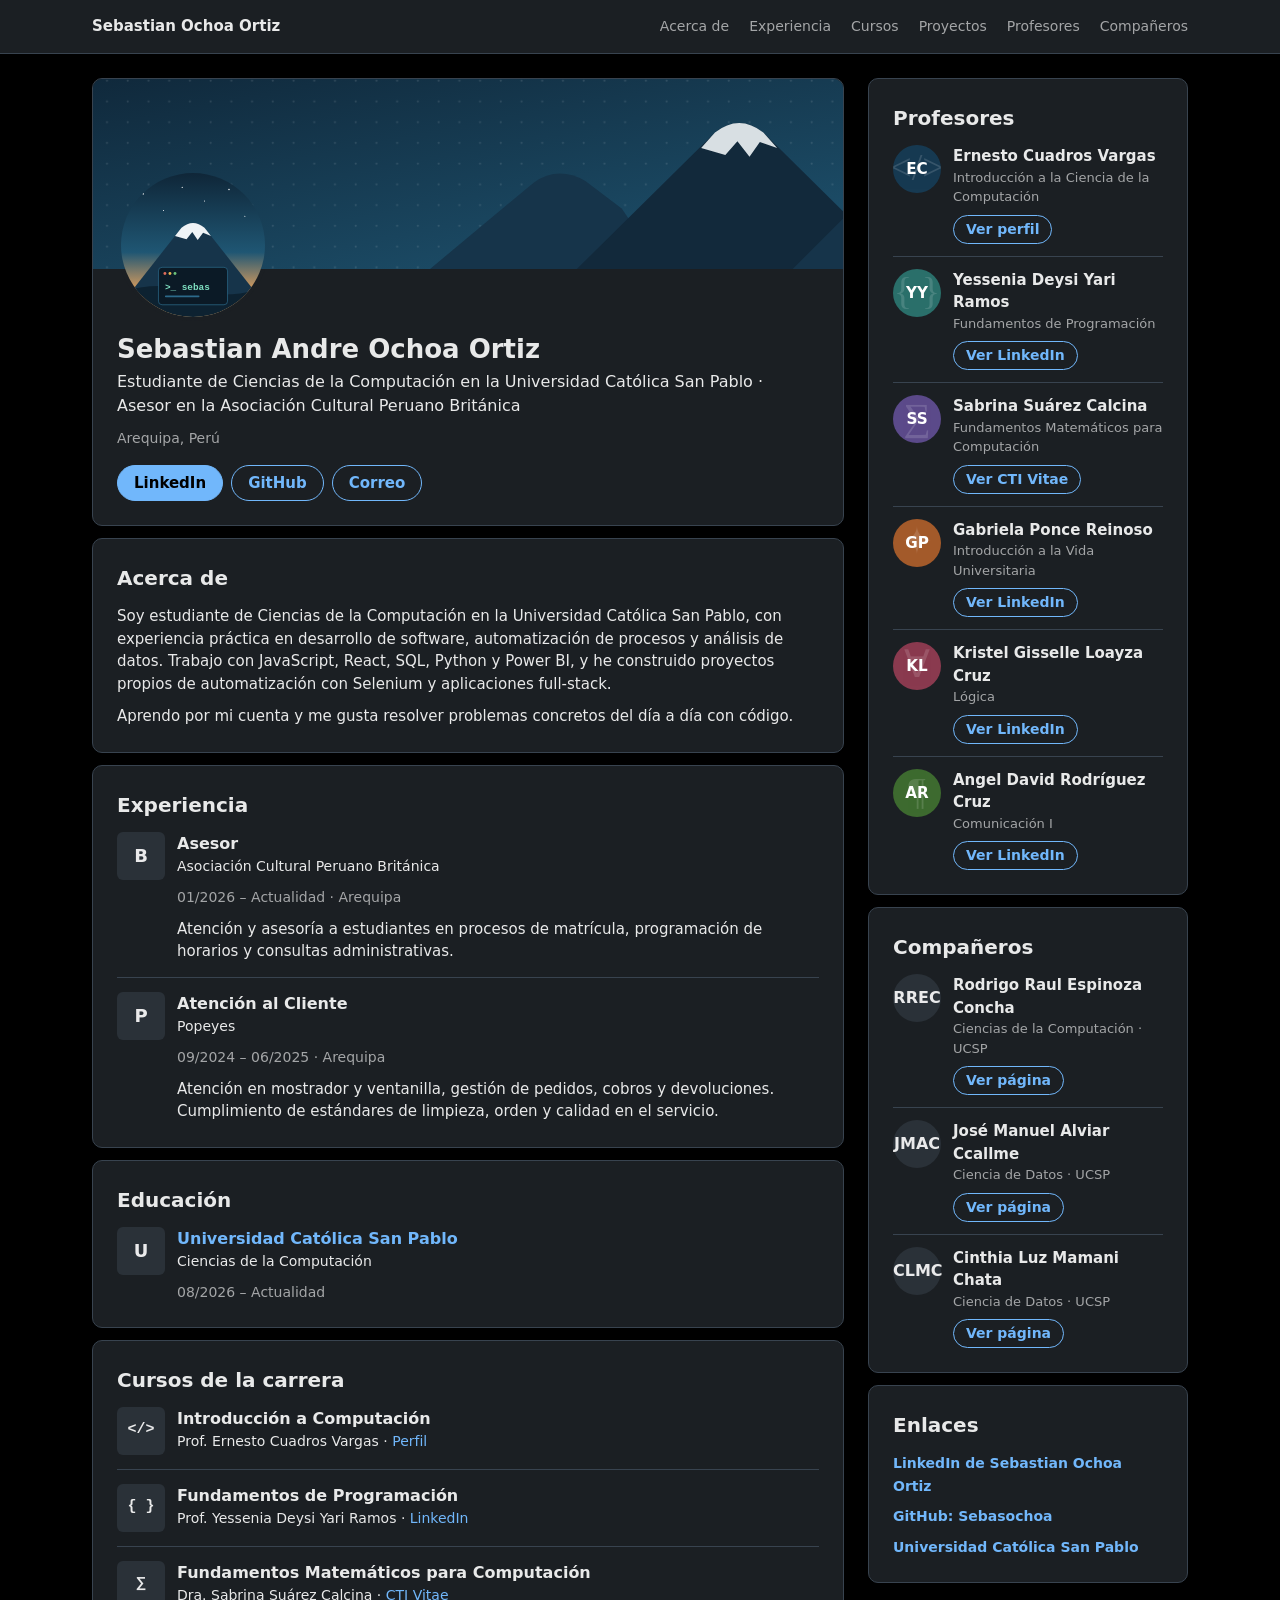
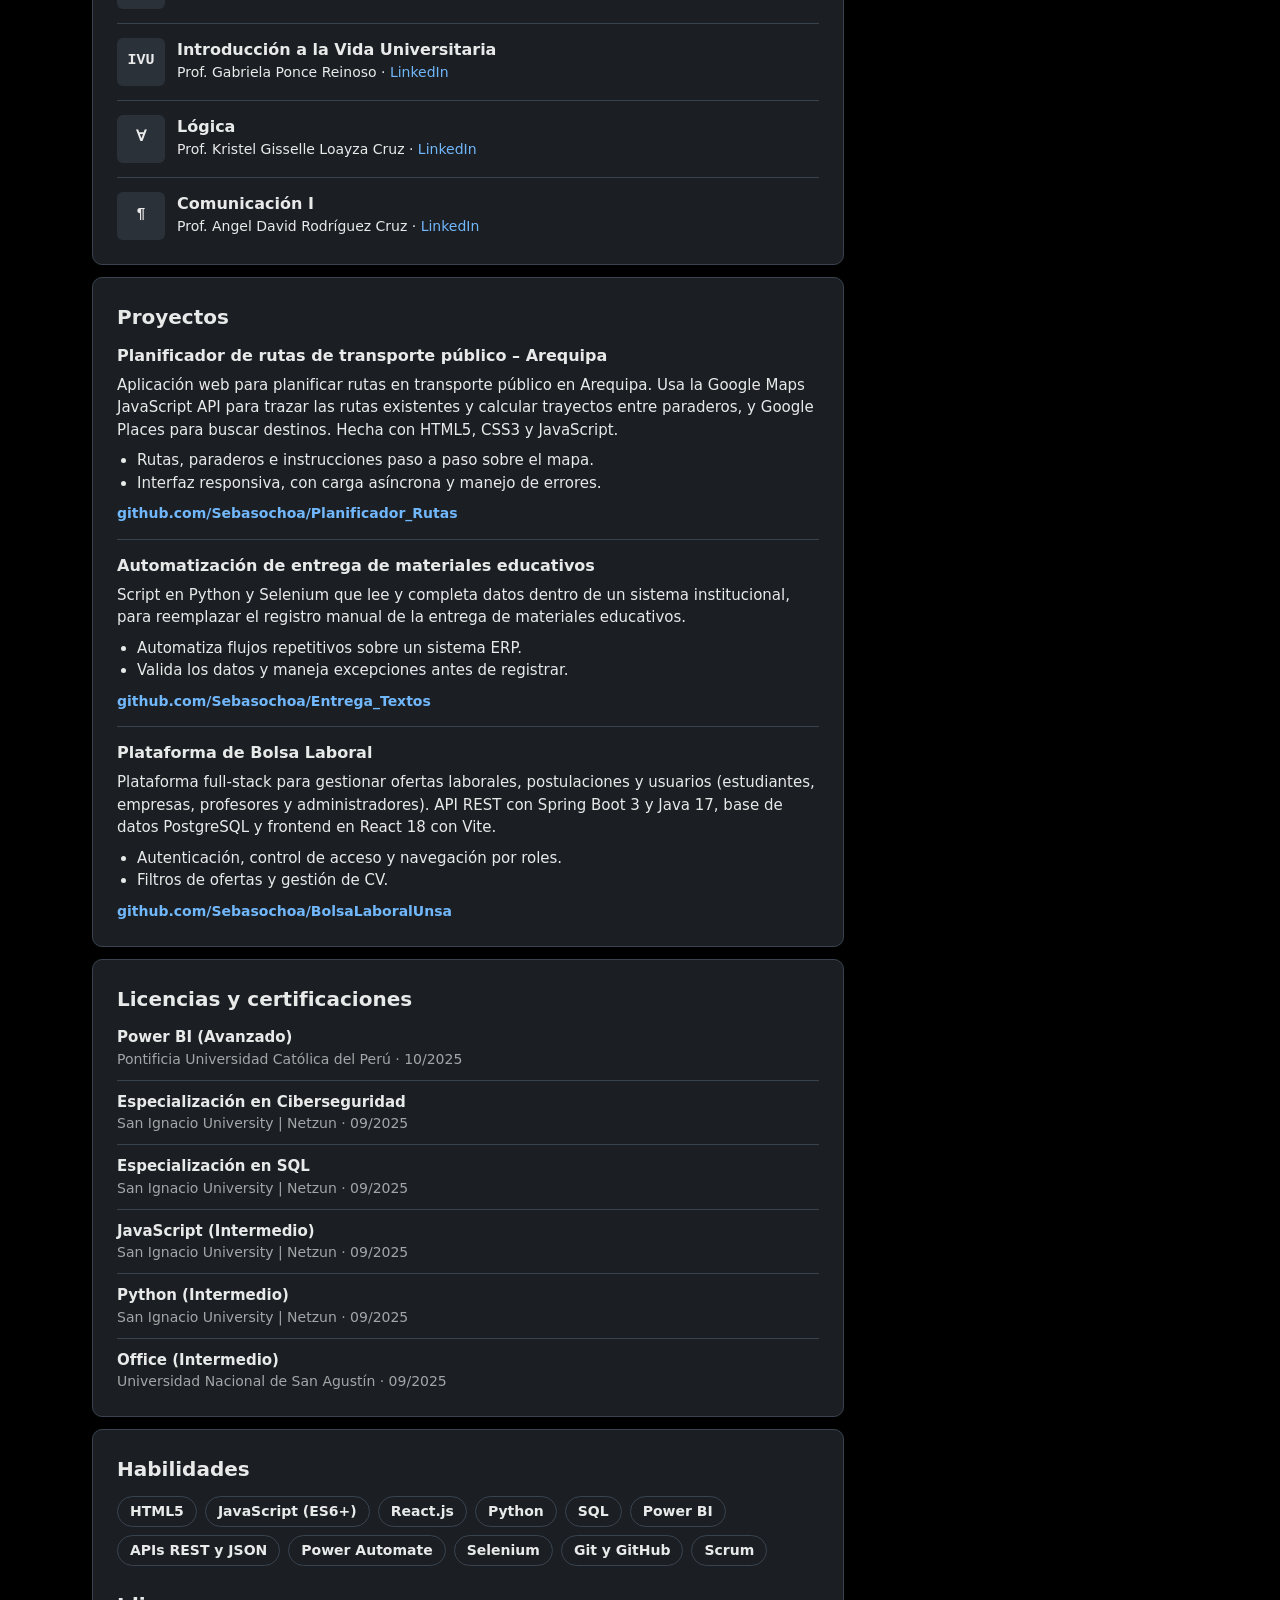
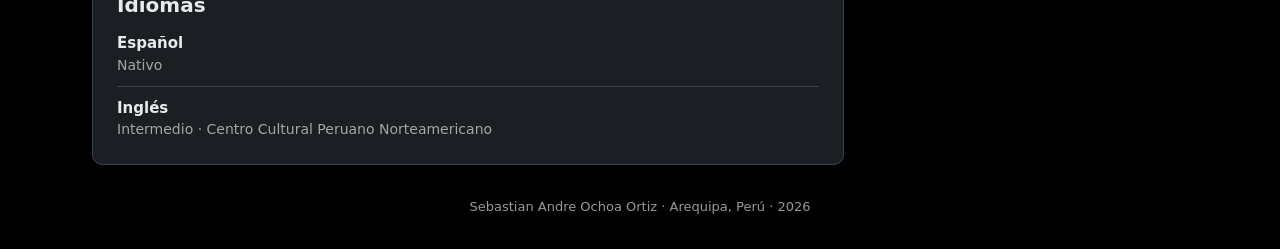
<file: index.html>
<!DOCTYPE html>
<html lang="es">
<head>
  <meta charset="UTF-8">
  <meta name="viewport" content="width=device-width, initial-scale=1">
  <meta name="theme-color" content="#000000">
  <title>Sebastian Andre Ochoa Ortiz | Estudiante de Ciencias de la Computación</title>
  <meta name="description" content="Sebastian Andre Ochoa Ortiz, estudiante de Ciencias de la Computación en la Universidad Católica San Pablo (Arequipa, Perú). Currículum, proyectos, cursos y profesores.">
  <meta name="author" content="Sebastian Andre Ochoa Ortiz">
  <link rel="canonical" href="https://sebasochoa.github.io/">

  <meta property="og:type" content="profile">
  <meta property="og:title" content="Sebastian Andre Ochoa Ortiz">
  <meta property="og:description" content="Estudiante de Ciencias de la Computación en la Universidad Católica San Pablo. Currículum, proyectos, cursos y profesores.">
  <meta property="og:url" content="https://sebasochoa.github.io/">
  <meta property="og:locale" content="es_PE">

  <link rel="icon" href="assets/favicon.svg" type="image/svg+xml">
  <link rel="stylesheet" href="css/styles.css">

  <script type="application/ld+json">
  {
    "@context": "https://schema.org",
    "@type": "Person",
    "name": "Sebastian Andre Ochoa Ortiz",
    "alternateName": ["Sebastian Ochoa Ortiz", "Sebastian Ochoa"],
    "url": "https://sebasochoa.github.io/",
    "jobTitle": "Estudiante de Ciencias de la Computación",
    "address": {
      "@type": "PostalAddress",
      "addressLocality": "Arequipa",
      "addressCountry": "PE"
    },
    "alumniOf": {
      "@type": "CollegeOrUniversity",
      "name": "Universidad Católica San Pablo",
      "url": "https://ucsp.edu.pe/"
    },
    "worksFor": {
      "@type": "Organization",
      "name": "Asociación Cultural Peruano Británica"
    },
    "sameAs": [
      "https://www.linkedin.com/in/sebastian-ochoa-ortiz-272197367",
      "https://github.com/Sebasochoa"
    ]
  }
  </script>
</head>
<body>
  <header class="topbar">
    <div class="topbar-inner">
      <a class="brand" href="#inicio">Sebastian Ochoa Ortiz</a>
      <nav aria-label="Secciones">
        <a href="#acerca">Acerca de</a>
        <a href="#experiencia">Experiencia</a>
        <a href="#cursos">Cursos</a>
        <a href="#proyectos">Proyectos</a>
        <a href="#profesores">Profesores</a>
        <a href="#companeros">Compañeros</a>
      </nav>
    </div>
  </header>

  <div class="page" id="inicio">
    <main>
      <section class="card profile">
        <img class="banner" src="assets/banner.svg" alt="Silueta de los volcanes de Arequipa">
        <div class="profile-body">
          <img class="avatar" src="assets/avatar.svg" alt="Avatar de Sebastian Andre Ochoa Ortiz" width="152" height="152">
          <h1>Sebastian Andre Ochoa Ortiz</h1>
          <p class="headline">Estudiante de Ciencias de la Computación en la Universidad Católica San Pablo · Asesor en la Asociación Cultural Peruano Británica</p>
          <p class="meta">Arequipa, Perú</p>
          <div class="actions">
            <a class="btn btn-primary" href="https://www.linkedin.com/in/sebastian-ochoa-ortiz-272197367" target="_blank" rel="noopener">LinkedIn</a>
            <a class="btn" href="https://github.com/Sebasochoa" target="_blank" rel="noopener">GitHub</a>
            <a class="btn" href="mailto:sebasochoaortiz2017@gmail.com">Correo</a>
          </div>
        </div>
      </section>

      <section class="card" id="acerca">
        <h2>Acerca de</h2>
        <p>Soy estudiante de Ciencias de la Computación en la Universidad Católica San Pablo, con experiencia práctica en desarrollo de software, automatización de procesos y análisis de datos. Trabajo con JavaScript, React, SQL, Python y Power BI, y he construido proyectos propios de automatización con Selenium y aplicaciones full-stack.</p>
        <p>Aprendo por mi cuenta y me gusta resolver problemas concretos del día a día con código.</p>
      </section>

      <section class="card" id="experiencia">
        <h2>Experiencia</h2>
        <ul class="timeline">
          <li>
            <span class="logo" aria-hidden="true">B</span>
            <div>
              <h3>Asesor</h3>
              <p class="org">Asociación Cultural Peruano Británica</p>
              <p class="dates">01/2026 – Actualidad · Arequipa</p>
              <p>Atención y asesoría a estudiantes en procesos de matrícula, programación de horarios y consultas administrativas.</p>
            </div>
          </li>
          <li>
            <span class="logo" aria-hidden="true">P</span>
            <div>
              <h3>Atención al Cliente</h3>
              <p class="org">Popeyes</p>
              <p class="dates">09/2024 – 06/2025 · Arequipa</p>
              <p>Atención en mostrador y ventanilla, gestión de pedidos, cobros y devoluciones. Cumplimiento de estándares de limpieza, orden y calidad en el servicio.</p>
            </div>
          </li>
        </ul>
      </section>

      <section class="card" id="educacion">
        <h2>Educación</h2>
        <ul class="timeline">
          <li>
            <span class="logo" aria-hidden="true">U</span>
            <div>
              <h3><a href="https://ucsp.edu.pe/" target="_blank" rel="noopener">Universidad Católica San Pablo</a></h3>
              <p class="org">Ciencias de la Computación</p>
              <p class="dates">08/2026 – Actualidad</p>
            </div>
          </li>
        </ul>
      </section>

      <section class="card" id="cursos">
        <h2>Cursos de la carrera</h2>
        <ul class="timeline courses">
          <li>
            <span class="logo" aria-hidden="true">&lt;/&gt;</span>
            <div>
              <h3>Introducción a Computación</h3>
              <p class="org">Prof. Ernesto Cuadros Vargas · <a href="https://socios.spc.org.pe/ecuadros/" target="_blank" rel="noopener">Perfil</a></p>
            </div>
          </li>
          <li>
            <span class="logo" aria-hidden="true">{ }</span>
            <div>
              <h3>Fundamentos de Programación</h3>
              <p class="org">Prof. Yessenia Deysi Yari Ramos · <a href="https://www.linkedin.com/in/yessenia-yari-b4778139/" target="_blank" rel="noopener">LinkedIn</a></p>
            </div>
          </li>
          <li>
            <span class="logo" aria-hidden="true">∑</span>
            <div>
              <h3>Fundamentos Matemáticos para Computación</h3>
              <p class="org">Dra. Sabrina Suárez Calcina · <a href="https://ctivitae.concytec.gob.pe/appDirectorioCTI/VerDatosInvestigador.do?id_investigador=17414" target="_blank" rel="noopener">CTI Vitae</a></p>
            </div>
          </li>
          <li>
            <span class="logo" aria-hidden="true">IVU</span>
            <div>
              <h3>Introducción a la Vida Universitaria</h3>
              <p class="org">Prof. Gabriela Ponce Reinoso · <a href="https://www.linkedin.com/in/gabriela-ponce-reinoso-885922127?originalSubdomain=pe" target="_blank" rel="noopener">LinkedIn</a></p>
            </div>
          </li>
          <li>
            <span class="logo" aria-hidden="true">∀</span>
            <div>
              <h3>Lógica</h3>
              <p class="org">Prof. Kristel Gisselle Loayza Cruz · <a href="https://www.linkedin.com/in/kristel-gisselle-loayza-cruz-abb3b039b/" target="_blank" rel="noopener">LinkedIn</a></p>
            </div>
          </li>
          <li>
            <span class="logo" aria-hidden="true">¶</span>
            <div>
              <h3>Comunicación I</h3>
              <p class="org">Prof. Angel David Rodríguez Cruz · <a href="https://www.linkedin.com/in/angel-rodriguez-cruz-58b78b85/" target="_blank" rel="noopener">LinkedIn</a></p>
            </div>
          </li>
        </ul>
      </section>

      <section class="card" id="proyectos">
        <h2>Proyectos</h2>
        <article class="project">
          <h3>Planificador de rutas de transporte público – Arequipa</h3>
          <p>Aplicación web para planificar rutas en transporte público en Arequipa. Usa la Google Maps JavaScript API para trazar las rutas existentes y calcular trayectos entre paraderos, y Google Places para buscar destinos. Hecha con HTML5, CSS3 y JavaScript.</p>
          <ul>
            <li>Rutas, paraderos e instrucciones paso a paso sobre el mapa.</li>
            <li>Interfaz responsiva, con carga asíncrona y manejo de errores.</li>
          </ul>
          <a href="https://github.com/Sebasochoa/Planificador_Rutas" target="_blank" rel="noopener">github.com/Sebasochoa/Planificador_Rutas</a>
        </article>
        <article class="project">
          <h3>Automatización de entrega de materiales educativos</h3>
          <p>Script en Python y Selenium que lee y completa datos dentro de un sistema institucional, para reemplazar el registro manual de la entrega de materiales educativos.</p>
          <ul>
            <li>Automatiza flujos repetitivos sobre un sistema ERP.</li>
            <li>Valida los datos y maneja excepciones antes de registrar.</li>
          </ul>
          <a href="https://github.com/Sebasochoa/Entrega_Textos" target="_blank" rel="noopener">github.com/Sebasochoa/Entrega_Textos</a>
        </article>
        <article class="project">
          <h3>Plataforma de Bolsa Laboral</h3>
          <p>Plataforma full-stack para gestionar ofertas laborales, postulaciones y usuarios (estudiantes, empresas, profesores y administradores). API REST con Spring Boot 3 y Java 17, base de datos PostgreSQL y frontend en React 18 con Vite.</p>
          <ul>
            <li>Autenticación, control de acceso y navegación por roles.</li>
            <li>Filtros de ofertas y gestión de CV.</li>
          </ul>
          <a href="https://github.com/Sebasochoa/BolsaLaboralUnsa" target="_blank" rel="noopener">github.com/Sebasochoa/BolsaLaboralUnsa</a>
        </article>
      </section>

      <section class="card" id="certificaciones">
        <h2>Licencias y certificaciones</h2>
        <ul class="plain-list">
          <li><strong>Power BI (Avanzado)</strong><span>Pontificia Universidad Católica del Perú · 10/2025</span></li>
          <li><strong>Especialización en Ciberseguridad</strong><span>San Ignacio University | Netzun · 09/2025</span></li>
          <li><strong>Especialización en SQL</strong><span>San Ignacio University | Netzun · 09/2025</span></li>
          <li><strong>JavaScript (Intermedio)</strong><span>San Ignacio University | Netzun · 09/2025</span></li>
          <li><strong>Python (Intermedio)</strong><span>San Ignacio University | Netzun · 09/2025</span></li>
          <li><strong>Office (Intermedio)</strong><span>Universidad Nacional de San Agustín · 09/2025</span></li>
        </ul>
      </section>

      <section class="card" id="habilidades">
        <h2>Habilidades</h2>
        <ul class="chips">
          <li>HTML5</li>
          <li>JavaScript (ES6+)</li>
          <li>React.js</li>
          <li>Python</li>
          <li>SQL</li>
          <li>Power BI</li>
          <li>APIs REST y JSON</li>
          <li>Power Automate</li>
          <li>Selenium</li>
          <li>Git y GitHub</li>
          <li>Scrum</li>
        </ul>
        <h2 class="subheading">Idiomas</h2>
        <ul class="plain-list">
          <li><strong>Español</strong><span>Nativo</span></li>
          <li><strong>Inglés</strong><span>Intermedio · Centro Cultural Peruano Norteamericano</span></li>
        </ul>
      </section>
    </main>

    <aside>
      <section class="card" id="profesores">
        <h2>Profesores</h2>
        <ul class="people">
          <li>
            <img src="assets/profesores/ernesto-cuadros.svg" alt="" width="48" height="48">
            <div>
              <h3>Ernesto Cuadros Vargas</h3>
              <p>Introducción a la Ciencia de la Computación</p>
              <a class="btn btn-small" href="https://socios.spc.org.pe/ecuadros/" target="_blank" rel="noopener">Ver perfil</a>
            </div>
          </li>
          <li>
            <img src="assets/profesores/yessenia-yari.svg" alt="" width="48" height="48">
            <div>
              <h3>Yessenia Deysi Yari Ramos</h3>
              <p>Fundamentos de Programación</p>
              <a class="btn btn-small" href="https://www.linkedin.com/in/yessenia-yari-b4778139/" target="_blank" rel="noopener">Ver LinkedIn</a>
            </div>
          </li>
          <li>
            <img src="assets/profesores/sabrina-suarez.svg" alt="" width="48" height="48">
            <div>
              <h3>Sabrina Suárez Calcina</h3>
              <p>Fundamentos Matemáticos para Computación</p>
              <a class="btn btn-small" href="https://ctivitae.concytec.gob.pe/appDirectorioCTI/VerDatosInvestigador.do?id_investigador=17414" target="_blank" rel="noopener">Ver CTI Vitae</a>
            </div>
          </li>
          <li>
            <img src="assets/profesores/gabriela-ponce.svg" alt="" width="48" height="48">
            <div>
              <h3>Gabriela Ponce Reinoso</h3>
              <p>Introducción a la Vida Universitaria</p>
              <a class="btn btn-small" href="https://www.linkedin.com/in/gabriela-ponce-reinoso-885922127?originalSubdomain=pe" target="_blank" rel="noopener">Ver LinkedIn</a>
            </div>
          </li>
          <li>
            <img src="assets/profesores/kristel-loayza.svg" alt="" width="48" height="48">
            <div>
              <h3>Kristel Gisselle Loayza Cruz</h3>
              <p>Lógica</p>
              <a class="btn btn-small" href="https://www.linkedin.com/in/kristel-gisselle-loayza-cruz-abb3b039b/" target="_blank" rel="noopener">Ver LinkedIn</a>
            </div>
          </li>
          <li>
            <img src="assets/profesores/angel-rodriguez.svg" alt="" width="48" height="48">
            <div>
              <h3>Angel David Rodríguez Cruz</h3>
              <p>Comunicación I</p>
              <a class="btn btn-small" href="https://www.linkedin.com/in/angel-rodriguez-cruz-58b78b85/" target="_blank" rel="noopener">Ver LinkedIn</a>
            </div>
          </li>
        </ul>
      </section>

      <section class="card" id="companeros">
        <h2>Compañeros</h2>
        <ul class="people">
          <li>
            <span class="initials" aria-hidden="true">RREC</span>
            <div>
              <h3>Rodrigo Raul Espinoza Concha</h3>
              <p>Ciencias de la Computación · UCSP</p>
              <a class="btn btn-small" href="https://rreec-253.github.io/MyPage/" target="_blank" rel="noopener">Ver página</a>
            </div>
          </li>
          <li>
            <span class="initials" aria-hidden="true">JMAC</span>
            <div>
              <h3>José Manuel Alviar Ccallme</h3>
              <p>Ciencia de Datos · UCSP</p>
              <a class="btn btn-small" href="https://josealviar-acc.github.io/" target="_blank" rel="noopener">Ver página</a>
            </div>
          </li>
          <li>
            <span class="initials" aria-hidden="true">CLMC</span>
            <div>
              <h3>Cinthia Luz Mamani Chata</h3>
              <p>Ciencia de Datos · UCSP</p>
              <a class="btn btn-small" href="https://cinthia-tech609.github.io/" target="_blank" rel="noopener">Ver página</a>
            </div>
          </li>
        </ul>
      </section>

      <section class="card">
        <h2>Enlaces</h2>
        <ul class="links">
          <li><a href="https://www.linkedin.com/in/sebastian-ochoa-ortiz-272197367" target="_blank" rel="noopener">LinkedIn de Sebastian Ochoa Ortiz</a></li>
          <li><a href="https://github.com/Sebasochoa" target="_blank" rel="noopener">GitHub: Sebasochoa</a></li>
          <li><a href="https://ucsp.edu.pe/" target="_blank" rel="noopener">Universidad Católica San Pablo</a></li>
        </ul>
      </section>
    </aside>
  </div>

  <footer class="footer">
    <p>Sebastian Andre Ochoa Ortiz · Arequipa, Perú · 2026</p>
  </footer>
</body>
</html>
</file>
<file: css/styles.css>
:root {
  --bg: #000000;
  --card: #1b1f23;
  --surface: #2a3138;
  --border: #38434f;
  --text: rgba(255, 255, 255, 0.9);
  --muted: rgba(255, 255, 255, 0.6);
  --accent: #71b7fb;
  --accent-hover: #a8d4fc;
  --radius: 10px;
  color-scheme: dark;
}

* {
  box-sizing: border-box;
}

html {
  scroll-behavior: smooth;
  /* Keeps anchored sections from hiding under the sticky top bar. */
  scroll-padding-top: 72px;
}

body {
  margin: 0;
  background: var(--bg);
  color: var(--text);
  font-family: system-ui, -apple-system, "Segoe UI", Roboto, Arial, sans-serif;
  font-size: 15px;
  line-height: 1.5;
}

a {
  color: var(--accent);
  text-decoration: none;
}

a:hover {
  text-decoration: underline;
}

h1,
h2,
h3,
p,
ul {
  margin: 0;
}

ul {
  padding: 0;
  list-style: none;
}

.topbar {
  position: sticky;
  top: 0;
  z-index: 10;
  background: var(--card);
  border-bottom: 1px solid var(--border);
}

.topbar-inner {
  max-width: 1128px;
  margin: 0 auto;
  padding: 0 16px;
  min-height: 52px;
  display: flex;
  align-items: center;
  justify-content: space-between;
  gap: 16px;
}

.brand {
  color: var(--text);
  font-weight: 700;
  white-space: nowrap;
}

.topbar nav {
  display: flex;
  gap: 20px;
  overflow-x: auto;
}

.topbar nav a {
  color: var(--muted);
  font-size: 14px;
  white-space: nowrap;
  padding: 16px 0;
}

.topbar nav a:hover {
  color: var(--text);
  text-decoration: none;
}

.page {
  max-width: 1128px;
  margin: 24px auto;
  padding: 0 16px;
  display: grid;
  grid-template-columns: minmax(0, 1fr) 320px;
  gap: 24px;
  align-items: start;
}

main,
aside {
  display: grid;
  gap: 12px;
}

.card {
  background: var(--card);
  border: 1px solid var(--border);
  border-radius: var(--radius);
  padding: 24px;
}

.card h2 {
  font-size: 20px;
  margin-bottom: 12px;
}

.card h3 {
  font-size: 16px;
}

.card p + p {
  margin-top: 10px;
}

.profile {
  padding: 0;
  overflow: hidden;
}

.banner {
  display: block;
  width: 100%;
  height: 190px;
  object-fit: cover;
}

.profile-body {
  padding: 0 24px 24px;
}

.avatar {
  display: block;
  width: 152px;
  height: 152px;
  margin-top: -100px;
  border-radius: 50%;
  border: 4px solid var(--card);
  background: var(--card);
}

.profile h1 {
  margin-top: 12px;
  font-size: 26px;
  line-height: 1.25;
}

.headline {
  margin-top: 4px;
  font-size: 16px;
}

.meta {
  margin-top: 6px;
  color: var(--muted);
  font-size: 14px;
}

.actions {
  margin-top: 16px;
  display: flex;
  flex-wrap: wrap;
  gap: 8px;
}

.btn {
  display: inline-block;
  padding: 6px 16px;
  border: 1px solid var(--accent);
  border-radius: 999px;
  color: var(--accent);
  font-weight: 600;
  font-size: 15px;
}

.btn:hover {
  background: rgba(113, 183, 251, 0.12);
  text-decoration: none;
}

.btn-primary {
  background: var(--accent);
  color: #000000;
}

.btn-primary:hover {
  background: var(--accent-hover);
  border-color: var(--accent-hover);
}

.btn-small {
  margin-top: 8px;
  padding: 3px 12px;
  font-size: 14px;
}

.timeline li {
  display: flex;
  gap: 12px;
  padding: 14px 0;
  border-bottom: 1px solid var(--border);
}

.timeline li:first-child {
  padding-top: 0;
}

.timeline li:last-child {
  padding-bottom: 0;
  border-bottom: 0;
}

.logo {
  flex: 0 0 48px;
  height: 48px;
  display: grid;
  place-items: center;
  background: var(--surface);
  color: var(--text);
  border-radius: 6px;
  font-weight: 700;
  font-size: 18px;
}

.courses .logo {
  font-family: Consolas, "Courier New", monospace;
  font-size: 15px;
}

.org {
  font-size: 14px;
}

.dates {
  color: var(--muted);
  font-size: 14px;
}

.dates + p {
  margin-top: 8px;
}

.project {
  padding: 14px 0;
  border-bottom: 1px solid var(--border);
}

.project:first-of-type {
  padding-top: 0;
}

.project:last-of-type {
  padding-bottom: 0;
  border-bottom: 0;
}

.project p {
  margin-top: 6px;
}

.project ul {
  margin: 8px 0;
  padding-left: 20px;
  list-style: disc;
}

.project a {
  font-size: 14px;
  font-weight: 600;
  overflow-wrap: anywhere;
}

.plain-list li {
  padding: 10px 0;
  border-bottom: 1px solid var(--border);
}

.plain-list li:first-child {
  padding-top: 0;
}

.plain-list li:last-child {
  padding-bottom: 0;
  border-bottom: 0;
}

.plain-list span {
  display: block;
  color: var(--muted);
  font-size: 14px;
}

.chips {
  display: flex;
  flex-wrap: wrap;
  gap: 8px;
}

.chips li {
  padding: 4px 12px;
  border: 1px solid var(--border);
  border-radius: 999px;
  font-size: 14px;
  font-weight: 600;
}

.card .subheading {
  margin-top: 24px;
}

.people li {
  display: flex;
  gap: 12px;
  padding: 12px 0;
  border-bottom: 1px solid var(--border);
}

.people li:first-child {
  padding-top: 0;
}

.people li:last-child {
  padding-bottom: 0;
  border-bottom: 0;
}

.people img {
  flex: 0 0 48px;
  width: 48px;
  height: 48px;
  border-radius: 50%;
}

.people .initials {
  flex: 0 0 48px;
  width: 48px;
  height: 48px;
  display: grid;
  place-items: center;
  border-radius: 50%;
  background: var(--surface);
  color: var(--text);
  font-weight: 700;
  font-size: 16px;
}

.people h3 {
  font-size: 15px;
}

.people p {
  color: var(--muted);
  font-size: 13px;
}

.empty {
  color: var(--muted);
  font-size: 14px;
}

.links li + li {
  margin-top: 8px;
}

.links a {
  font-weight: 600;
  font-size: 14px;
}

.footer {
  padding: 8px 16px 32px;
  text-align: center;
  color: var(--muted);
  font-size: 13px;
}

@media (max-width: 900px) {
  .page {
    grid-template-columns: minmax(0, 1fr);
  }
}

@media (max-width: 600px) {
  .page {
    margin: 12px auto;
    padding: 0 8px;
  }

  .card {
    padding: 16px;
  }

  .profile {
    padding: 0;
  }

  .profile-body {
    padding: 0 16px 16px;
  }

  .banner {
    height: 120px;
  }

  .avatar {
    width: 112px;
    height: 112px;
    margin-top: -64px;
  }

  .brand {
    display: none;
  }
}
</file>
